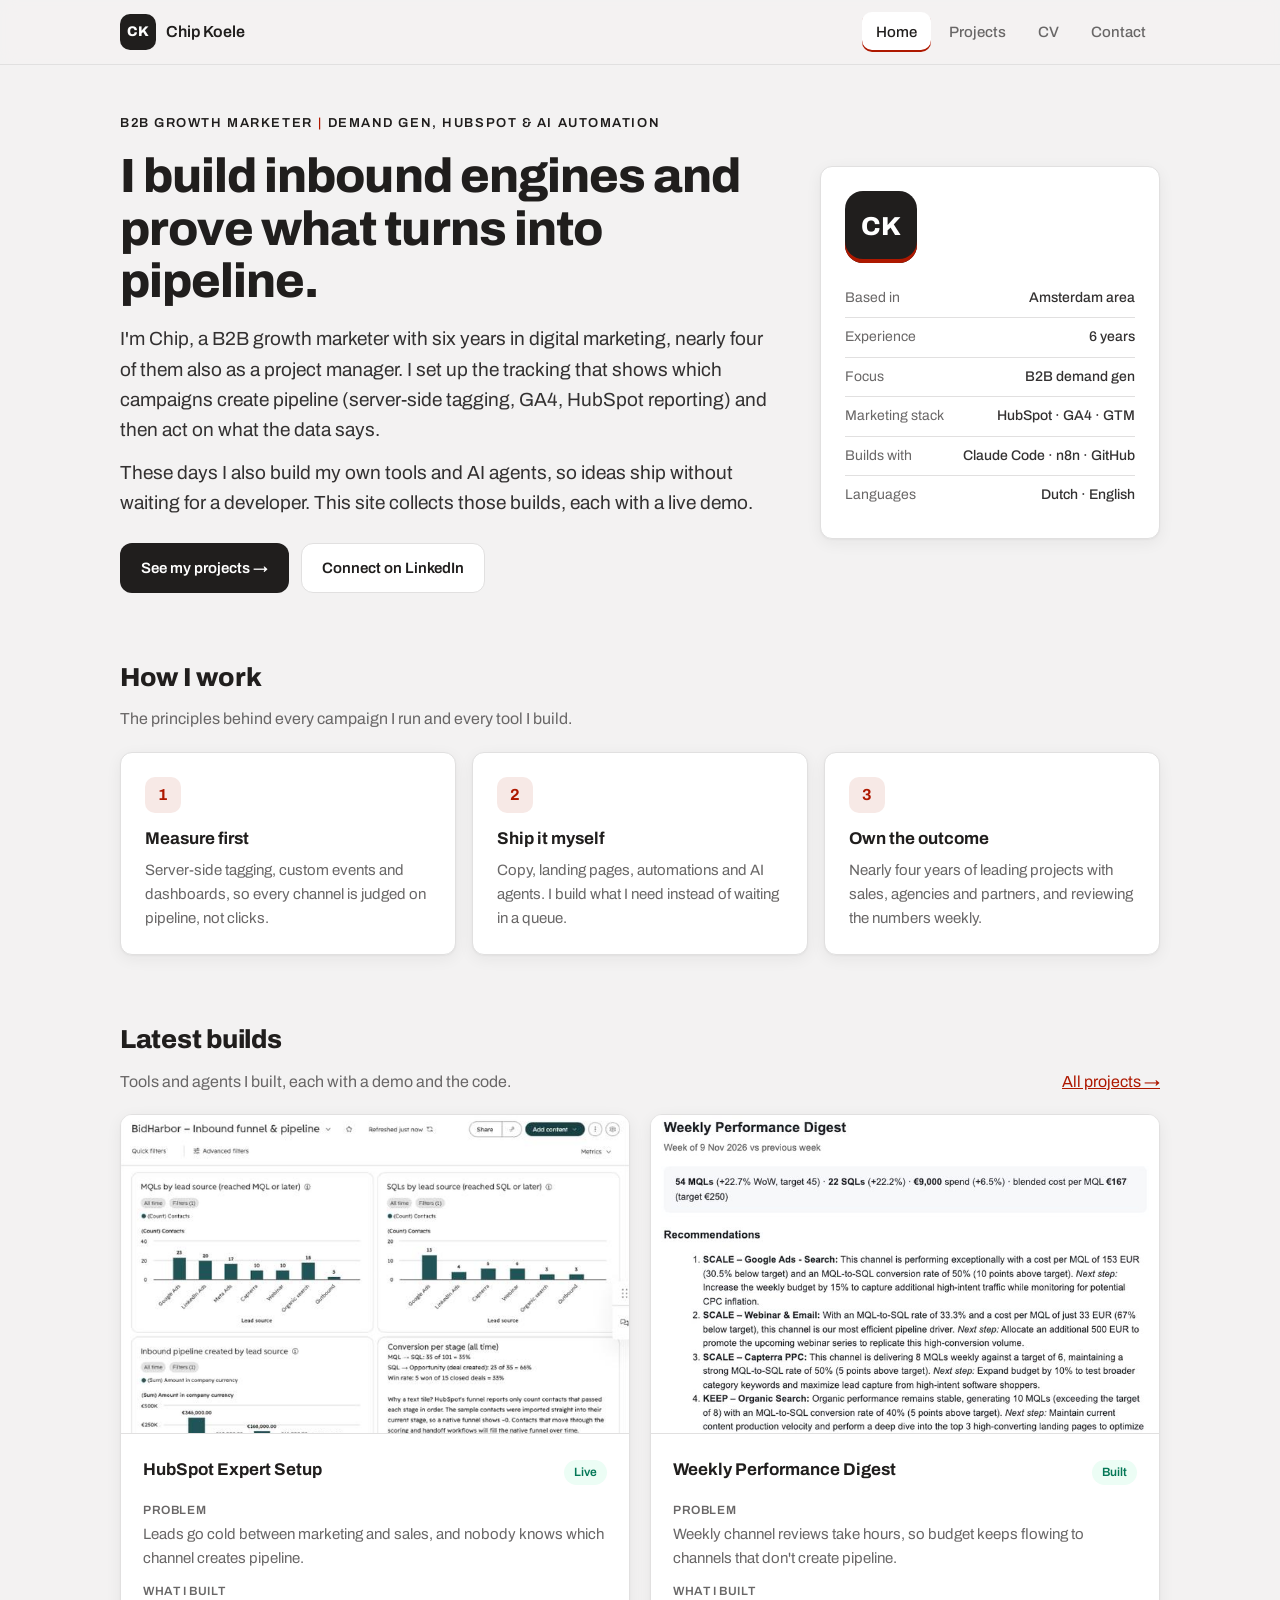
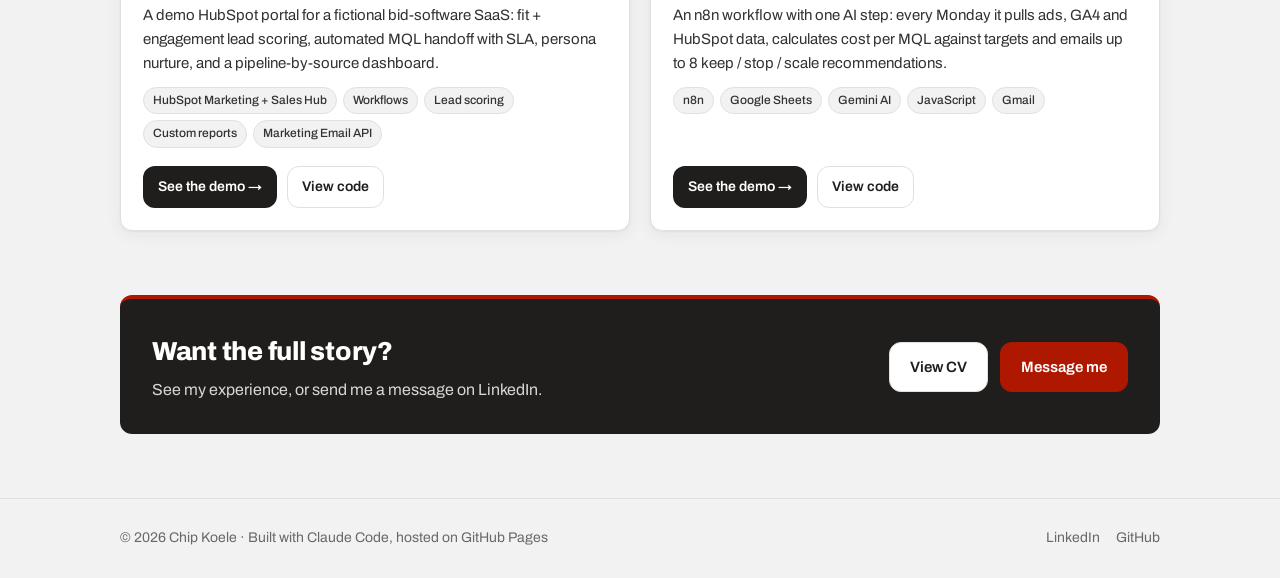
<file: index.html>
<!DOCTYPE html>
<html lang="en">
<head>
  <meta charset="UTF-8">
  <meta name="viewport" content="width=device-width, initial-scale=1.0">
  <title>Chip Koele · B2B Growth Marketer</title>
  <meta name="description" content="Chip Koele, B2B growth marketer. I build inbound engines and prove what turns into pipeline: tracking, HubSpot, campaigns, automations and AI agents.">
  <meta property="og:title" content="Chip Koele · B2B Growth Marketer">
  <meta property="og:description" content="I build inbound engines and prove what turns into pipeline.">
  <meta property="og:type" content="website">
  <link rel="icon" href="assets/favicon.svg" type="image/svg+xml">
  <link rel="preconnect" href="https://fonts.googleapis.com">
  <link rel="preconnect" href="https://fonts.gstatic.com" crossorigin>
  <link href="https://fonts.googleapis.com/css2?family=Archivo:wght@400;500;600;800&display=swap" rel="stylesheet">
  <link rel="stylesheet" href="assets/css/site.css">
</head>
<body>
  <a class="skip" href="#main">Skip to content</a>

  <!-- ===== Header (same on every page) ===== -->
  <header class="site-header">
    <div class="wrap">
      <a class="brand" href="./"><span class="monogram">CK</span>Chip Koele</a>
      <button class="nav-toggle" aria-expanded="false" aria-controls="nav">Menu</button>
      <ul class="nav" id="nav">
        <li><a href="./" aria-current="page">Home</a></li>
        <li><a href="projects.html">Projects</a></li>
        <li><a href="cv.html">CV</a></li>
        <li><a href="contact.html">Contact</a></li>
      </ul>
    </div>
  </header>

  <main id="main">
    <div class="wrap">

      <!-- ===== Hero ===== -->
      <section class="hero">
        <div>
          <span class="role-line">B2B Growth Marketer<span class="sep">|</span>Demand Gen, HubSpot &amp; AI Automation</span>
          <h1>I build inbound engines and prove what turns into pipeline.</h1>
          <p class="lead lead-first">I'm Chip, a B2B growth marketer with six years in digital marketing, nearly four of them also as a project manager. I set up the tracking that shows which campaigns create pipeline (server-side tagging, GA4, HubSpot reporting) and then act on what the data says.</p>
          <p class="lead">These days I also build my own tools and AI agents, so ideas ship without waiting for a developer. This site collects those builds, each with a live demo.</p>
          <div class="btn-row">
            <a class="btn btn-primary" href="projects.html">See my projects →</a>
            <a class="btn btn-secondary" href="https://www.linkedin.com/in/chip-koele-5592b2a4/" target="_blank" rel="noopener">Connect on LinkedIn</a>
          </div>
        </div>
        <aside class="card hero-card" aria-label="Quick facts">
          <div class="monogram-lg" aria-hidden="true">CK</div>
          <ul class="facts">
            <li><span>Based in</span><span>Amsterdam area</span></li>
            <li><span>Experience</span><span>6 years</span></li>
            <li><span>Focus</span><span>B2B demand gen</span></li>
            <li><span>Marketing stack</span><span>HubSpot · GA4 · GTM</span></li>
            <li><span>Builds with</span><span>Claude Code · n8n · GitHub</span></li>
            <li><span>Languages</span><span>Dutch · English</span></li>
          </ul>
        </aside>
      </section>

      <!-- ===== How I work ===== -->
      <section class="section">
        <div class="section-head">
          <div>
            <h2>How I work</h2>
            <p>The principles behind every campaign I run and every tool I build.</p>
          </div>
        </div>
        <div class="pillars">
          <div class="card">
            <div class="pillar-icon" aria-hidden="true">1</div>
            <h3>Measure first</h3>
            <p>Server-side tagging, custom events and dashboards, so every channel is judged on pipeline, not clicks.</p>
          </div>
          <div class="card">
            <div class="pillar-icon" aria-hidden="true">2</div>
            <h3>Ship it myself</h3>
            <p>Copy, landing pages, automations and AI agents. I build what I need instead of waiting in a queue.</p>
          </div>
          <div class="card">
            <div class="pillar-icon" aria-hidden="true">3</div>
            <h3>Own the outcome</h3>
            <p>Nearly four years of leading projects with sales, agencies and partners, and reviewing the numbers weekly.</p>
          </div>
        </div>
      </section>

      <!-- ===== Latest builds (filled from data/projects.json) ===== -->
      <section class="section">
        <div class="section-head">
          <div>
            <h2>Latest builds</h2>
            <p>Tools and agents I built, each with a demo and the code.</p>
          </div>
          <a href="projects.html">All projects →</a>
        </div>
        <div class="project-grid" data-projects data-limit="2"></div>
      </section>

      <!-- ===== CTA ===== -->
      <section class="section">
        <div class="cta-band">
          <div>
            <h2>Want the full story?</h2>
            <p>See my experience, or send me a message on LinkedIn.</p>
          </div>
          <div class="btn-row">
            <a class="btn btn-secondary" href="cv.html">View CV</a>
            <a class="btn btn-accent" href="https://www.linkedin.com/in/chip-koele-5592b2a4/" target="_blank" rel="noopener">Message me</a>
          </div>
        </div>
      </section>

    </div>
  </main>

  <!-- ===== Footer (same on every page) ===== -->
  <footer class="site-footer">
    <div class="wrap">
      <span>© <span data-year></span> Chip Koele · Built with Claude Code, hosted on GitHub Pages</span>
      <span><a href="https://www.linkedin.com/in/chip-koele-5592b2a4/" target="_blank" rel="noopener">LinkedIn</a><a href="https://github.com/chipkoele">GitHub</a></span>
    </div>
  </footer>

  <script src="assets/js/site.js"></script>
</body>
</html>
</file>
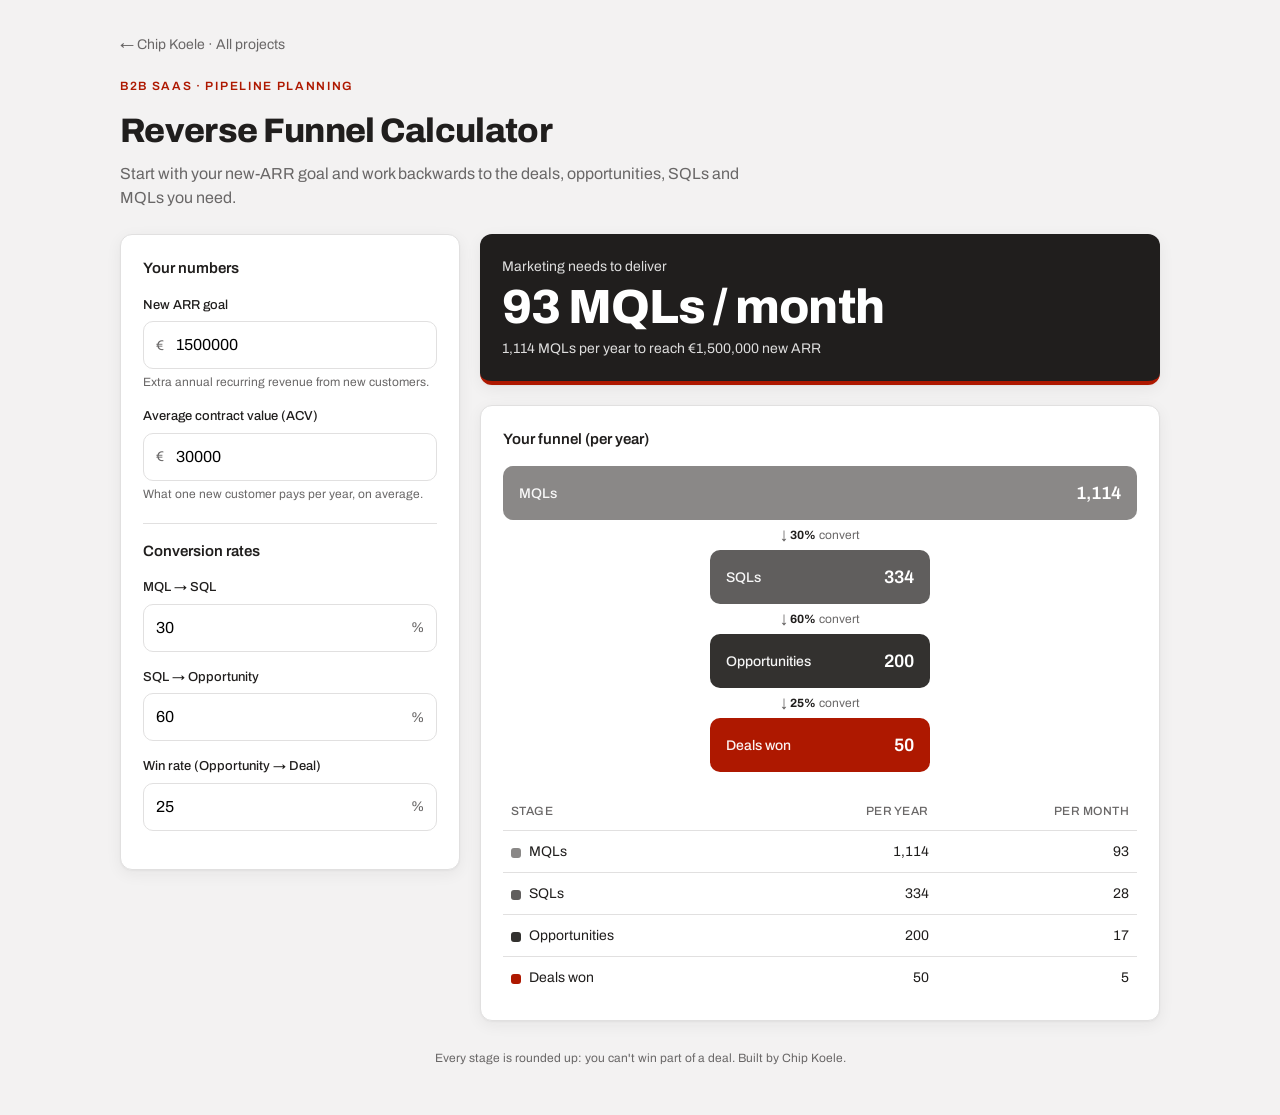
<file: projects/reverse-funnel-calculator/index.html>
<!DOCTYPE html>
<html lang="en">
<head>
  <meta charset="UTF-8">
  <meta name="viewport" content="width=device-width, initial-scale=1.0">
  <title>Reverse Funnel Calculator</title>
  <link rel="icon" href="../../assets/favicon.svg" type="image/svg+xml">
  <link rel="preconnect" href="https://fonts.googleapis.com">
  <link rel="preconnect" href="https://fonts.gstatic.com" crossorigin>
  <link href="https://fonts.googleapis.com/css2?family=Archivo:wght@400;500;600;800&display=swap" rel="stylesheet">
  <style>
    /* ---------- Design tokens (change the look in one place) ---------- */
    :root {
      /* Brand: from my CV (see brand kit) */
      --bg: #f3f2f2;            /* warm off-white */
      --card: #ffffff;
      --text: #201e1d;          /* warm near-black */
      --muted: #696767;
      --border: #e1e0e0;
      --accent: #ae1800;        /* CV red: small accents only */
      --accent-soft: #f7e9e6;
      --radius: 12px;
      --shadow: 0 1px 2px rgba(32, 30, 29, .04), 0 4px 16px rgba(32, 30, 29, .06);
    }

    * { box-sizing: border-box; }

    body {
      margin: 0;
      font-family: "Archivo", system-ui, -apple-system, sans-serif;
      background: var(--bg);
      color: var(--text);
      line-height: 1.5;
    }

    .wrap { max-width: 1080px; margin: 0 auto; padding: 32px 20px 48px; }

    header { margin-bottom: 24px; }
    .eyebrow {
      display: inline-block; font-size: 12px; font-weight: 600; letter-spacing: .14em;
      text-transform: uppercase; color: var(--accent); margin-bottom: 10px;
    }
    h1 { font-size: clamp(26px, 4vw, 34px); font-weight: 800; margin: 0 0 6px; letter-spacing: -.02em; }
    .back { display: inline-block; font-size: 14px; color: var(--muted); text-decoration: none; margin-bottom: 18px; }
    .back:hover { color: var(--accent); }
    .sub { color: var(--muted); margin: 0; max-width: 640px; }

    /* Two columns on desktop, stacked on mobile */
    .grid { display: grid; grid-template-columns: 340px 1fr; gap: 20px; align-items: start; }
    @media (max-width: 820px) { .grid { grid-template-columns: 1fr; } }

    .card {
      background: var(--card); border: 1px solid var(--border);
      border-radius: var(--radius); box-shadow: var(--shadow); padding: 22px;
    }
    .card h2 { font-size: 15px; margin: 0 0 16px; font-weight: 600; }

    /* ---------- Inputs ---------- */
    .field { margin-bottom: 16px; }
    .field label { display: block; font-size: 13px; font-weight: 500; margin-bottom: 6px; }
    .field .hint { font-size: 12px; color: var(--muted); margin-top: 4px; }
    .input-box {
      display: flex; align-items: center; border: 1px solid var(--border);
      border-radius: 10px; background: #fff; transition: border-color .15s, box-shadow .15s;
    }
    .input-box:focus-within { border-color: var(--accent); box-shadow: 0 0 0 3px var(--accent-soft); }
    .input-box span { color: var(--muted); padding: 0 12px; font-size: 14px; }
    .input-box input {
      flex: 1; min-width: 0; border: 0; outline: 0; background: transparent;
      font: inherit; font-size: 16px; padding: 11px 12px;
    }
    .input-box span + input { padding-left: 0; }
    .divider { height: 1px; background: var(--border); margin: 20px 0 16px; }
    .error { color: #b91c1c; font-size: 13px; margin-top: 8px; display: none; }

    /* ---------- Headline result ---------- */
    .headline {
      background: var(--text); color: #fff; border-radius: var(--radius);
      padding: 22px; margin-bottom: 20px; box-shadow: var(--shadow);
      border-bottom: 4px solid var(--accent);
    }
    .headline .label { opacity: .85; font-size: 14px; }
    .headline .big { font-size: clamp(36px, 6vw, 48px); font-weight: 800; letter-spacing: -.02em; line-height: 1.1; margin: 4px 0; }
    .headline .small { opacity: .85; font-size: 14px; }

    /* ---------- Funnel visual ---------- */
    .funnel { display: flex; flex-direction: column; align-items: center; gap: 4px; }
    .bar {
      height: 54px; border-radius: 10px; display: flex; align-items: center;
      justify-content: space-between; padding: 0 16px; color: #fff;
      font-weight: 600; min-width: 220px; max-width: 100%;
      transition: width .35s ease;
    }
    .bar .name { font-size: 14px; font-weight: 500; opacity: .95; }
    .bar .count { font-size: 18px; }
    .rate { font-size: 12px; color: var(--muted); padding: 2px 0; }
    .rate b { color: var(--text); }

    /* ---------- Results table ---------- */
    table { width: 100%; border-collapse: collapse; margin-top: 20px; font-size: 14px; }
    th, td { text-align: right; padding: 10px 8px; border-bottom: 1px solid var(--border); }
    th:first-child, td:first-child { text-align: left; }
    th { font-size: 12px; color: var(--muted); font-weight: 500; text-transform: uppercase; letter-spacing: .04em; }
    td { font-variant-numeric: tabular-nums; }
    tr:last-child td { border-bottom: 0; }
    .dot { display: inline-block; width: 10px; height: 10px; border-radius: 3px; margin-right: 8px; vertical-align: middle; }

    footer { margin-top: 28px; color: var(--muted); font-size: 12px; text-align: center; }
  </style>
</head>
<body>
  <div class="wrap">
    <header>
      <a class="back" href="../../projects.html">← Chip Koele · All projects</a><br>
      <span class="eyebrow">B2B SaaS · Pipeline planning</span>
      <h1>Reverse Funnel Calculator</h1>
      <p class="sub">Start with your new-ARR goal and work backwards to the deals, opportunities, SQLs and MQLs you need.</p>
    </header>

    <div class="grid">
      <!-- ========== LEFT: inputs ========== -->
      <section class="card" aria-label="Inputs">
        <h2>Your numbers</h2>

        <div class="field">
          <label for="arr">New ARR goal</label>
          <div class="input-box"><span>€</span><input id="arr" type="number" inputmode="numeric" min="0" step="10000" value="1500000"></div>
          <div class="hint">Extra annual recurring revenue from new customers.</div>
        </div>

        <div class="field">
          <label for="acv">Average contract value (ACV)</label>
          <div class="input-box"><span>€</span><input id="acv" type="number" inputmode="numeric" min="1" step="1000" value="30000"></div>
          <div class="hint">What one new customer pays per year, on average.</div>
        </div>

        <div class="divider"></div>
        <h2>Conversion rates</h2>

        <div class="field">
          <label for="mqlSql">MQL → SQL</label>
          <div class="input-box"><input id="mqlSql" type="number" inputmode="decimal" min="1" max="100" step="1" value="30"><span>%</span></div>
        </div>

        <div class="field">
          <label for="sqlOpp">SQL → Opportunity</label>
          <div class="input-box"><input id="sqlOpp" type="number" inputmode="decimal" min="1" max="100" step="1" value="60"><span>%</span></div>
        </div>

        <div class="field">
          <label for="win">Win rate (Opportunity → Deal)</label>
          <div class="input-box"><input id="win" type="number" inputmode="decimal" min="1" max="100" step="1" value="25"><span>%</span></div>
        </div>

        <div class="error" id="error">Enter an ACV above 0 and rates between 1% and 100%.</div>
      </section>

      <!-- ========== RIGHT: results ========== -->
      <section aria-label="Results">
        <div class="headline">
          <div class="label">Marketing needs to deliver</div>
          <div class="big" id="headlineMonth">–</div>
          <div class="small" id="headlineYear">–</div>
        </div>

        <div class="card">
          <h2>Your funnel (per year)</h2>
          <div class="funnel" id="funnel"></div>

          <table>
            <thead><tr><th>Stage</th><th>Per year</th><th>Per month</th></tr></thead>
            <tbody id="table"></tbody>
          </table>
        </div>
      </section>
    </div>

    <footer>Every stage is rounded up: you can't win part of a deal. Built by Chip Koele.</footer>
  </div>

  <script>
    // ---------- 1. Helpers ----------
    const $ = (id) => document.getElementById(id);
    const num = (id) => parseFloat($(id).value);
    const fmt = (n) => n.toLocaleString("en-GB");
    const euro = (n) => "€" + n.toLocaleString("en-GB", { maximumFractionDigits: 0 });

    // Colours from wide (top of funnel) to narrow (bottom)
    const COLORS = ["#8a8887", "#605e5d", "#33312f", "#ae1800"]; // warm greys → CV red for deals won

    // ---------- 2. The reverse-funnel maths ----------
    // Work backwards: revenue → deals → opps → SQLs → MQLs.
    // Math.ceil rounds UP, so you never plan for slightly too few.
    function calculate(arr, acv, mqlSql, sqlOpp, win) {
      const deals = Math.ceil(arr / acv);
      const opps  = Math.ceil(deals / (win / 100));
      const sqls  = Math.ceil(opps / (sqlOpp / 100));
      const mqls  = Math.ceil(sqls / (mqlSql / 100));
      return { deals, opps, sqls, mqls };
    }

    // ---------- 3. Draw the results on the page ----------
    function render() {
      const arr = num("arr"), acv = num("acv");
      const mqlSql = num("mqlSql"), sqlOpp = num("sqlOpp"), win = num("win");

      // Simple validation: stop if something would break the maths
      const rates = [mqlSql, sqlOpp, win];
      const valid = arr >= 0 && acv > 0 && rates.every(r => r > 0 && r <= 100);
      $("error").style.display = valid ? "none" : "block";
      if (!valid) return;

      const r = calculate(arr, acv, mqlSql, sqlOpp, win);

      // Stages from top to bottom, with the rate INTO the next stage
      const stages = [
        { name: "MQLs",          value: r.mqls,  rateToNext: mqlSql },
        { name: "SQLs",          value: r.sqls,  rateToNext: sqlOpp },
        { name: "Opportunities", value: r.opps,  rateToNext: win },
        { name: "Deals won",     value: r.deals, rateToNext: null }
      ];

      // Headline
      $("headlineMonth").textContent = fmt(Math.ceil(r.mqls / 12)) + " MQLs / month";
      $("headlineYear").textContent  = fmt(r.mqls) + " MQLs per year to reach " + euro(arr) + " new ARR";

      // Funnel bars: width relative to the MQL count (biggest = 100%)
      const max = r.mqls || 1;
      $("funnel").innerHTML = stages.map((s, i) => {
        const width = Math.max((s.value / max) * 100, 0);
        const bar = `<div class="bar" style="width:${width}%; background:${COLORS[i]}">
                       <span class="name">${s.name}</span><span class="count">${fmt(s.value)}</span>
                     </div>`;
        const rate = s.rateToNext !== null
          ? `<div class="rate">↓ <b>${s.rateToNext}%</b> convert</div>` : "";
        return bar + rate;
      }).join("");

      // Table: per year and per month
      $("table").innerHTML = stages.map((s, i) => `
        <tr>
          <td><span class="dot" style="background:${COLORS[i]}"></span>${s.name}</td>
          <td>${fmt(s.value)}</td>
          <td>${fmt(Math.ceil(s.value / 12))}</td>
        </tr>`).join("");
    }

    // ---------- 4. Recalculate whenever any input changes ----------
    document.querySelectorAll("input").forEach(el => el.addEventListener("input", render));
    render();
  </script>
</body>
</html>
</file>
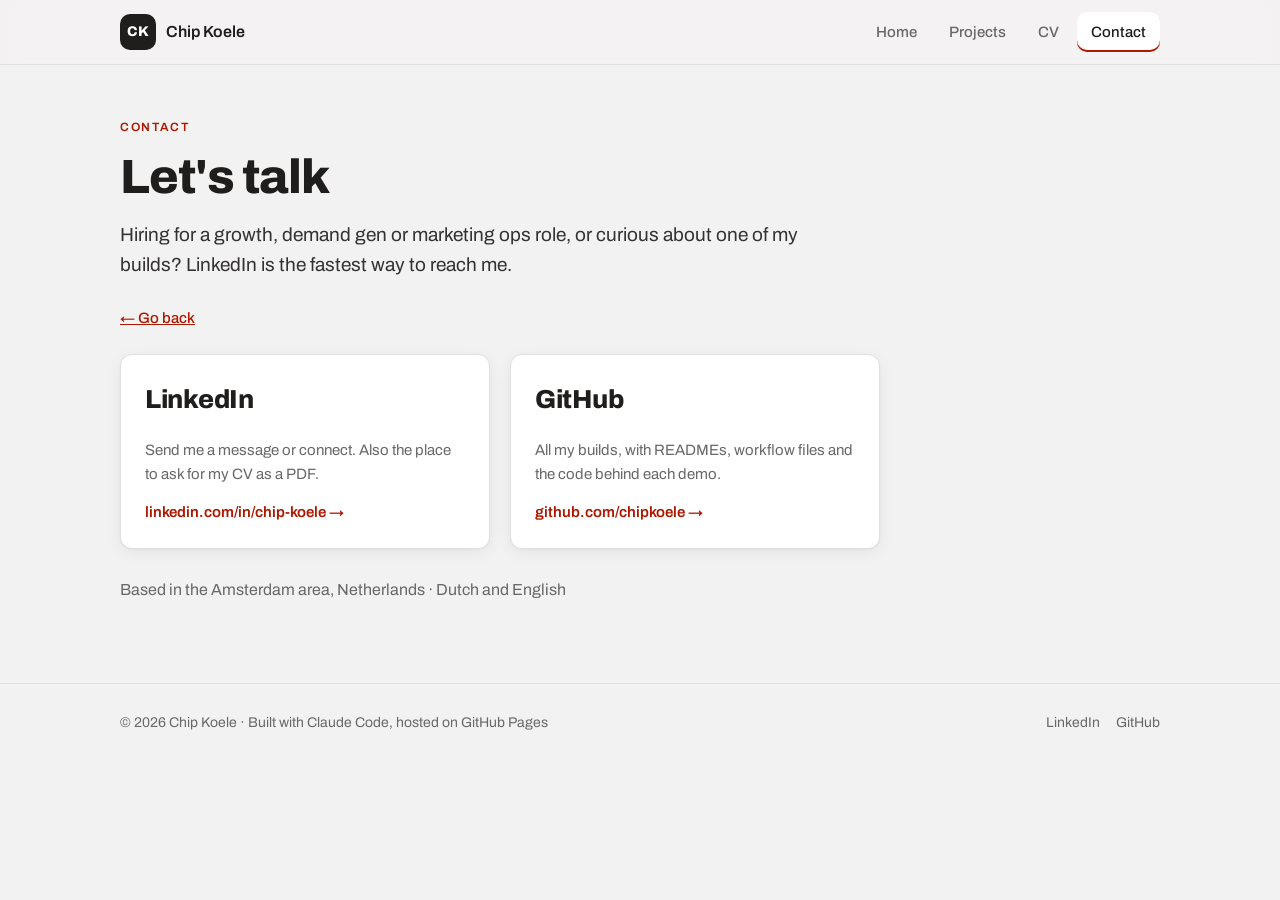
<file: contact.html>
<!DOCTYPE html>
<html lang="en">
<head>
  <meta charset="UTF-8">
  <meta name="viewport" content="width=device-width, initial-scale=1.0">
  <title>Contact · Chip Koele</title>
  <meta name="description" content="Get in touch with Chip Koele via LinkedIn, or see his work on GitHub.">
  <meta property="og:title" content="Contact · Chip Koele">
  <meta property="og:type" content="website">
  <link rel="icon" href="assets/favicon.svg" type="image/svg+xml">
  <link rel="preconnect" href="https://fonts.googleapis.com">
  <link rel="preconnect" href="https://fonts.gstatic.com" crossorigin>
  <link href="https://fonts.googleapis.com/css2?family=Archivo:wght@400;500;600;800&display=swap" rel="stylesheet">
  <link rel="stylesheet" href="assets/css/site.css">
</head>
<body>
  <a class="skip" href="#main">Skip to content</a>

  <header class="site-header">
    <div class="wrap">
      <a class="brand" href="./"><span class="monogram">CK</span>Chip Koele</a>
      <button class="nav-toggle" aria-expanded="false" aria-controls="nav">Menu</button>
      <ul class="nav" id="nav">
        <li><a href="./">Home</a></li>
        <li><a href="projects.html">Projects</a></li>
        <li><a href="cv.html">CV</a></li>
        <li><a href="contact.html" aria-current="page">Contact</a></li>
      </ul>
    </div>
  </header>

  <main id="main">
    <div class="wrap">
      <span class="eyebrow">Contact</span>
      <h1>Let's talk</h1>
      <p class="lead">Hiring for a growth, demand gen or marketing ops role, or curious about one of my builds? LinkedIn is the fastest way to reach me.</p>

      <a class="back-link" href="./" data-back>← Go back</a>

      <div class="contact-grid">
        <a class="card contact-card" href="https://www.linkedin.com/in/chip-koele-5592b2a4/" target="_blank" rel="noopener">
          <h2>LinkedIn</h2>
          <p>Send me a message or connect. Also the place to ask for my CV as a PDF.</p>
          <span class="go">linkedin.com/in/chip-koele →</span>
        </a>
        <a class="card contact-card" href="https://github.com/chipkoele">
          <h2>GitHub</h2>
          <p>All my builds, with READMEs, workflow files and the code behind each demo.</p>
          <span class="go">github.com/chipkoele →</span>
        </a>
      </div>

      <p class="muted" style="margin-top:28px">Based in the Amsterdam area, Netherlands · Dutch and English</p>
    </div>
  </main>

  <footer class="site-footer">
    <div class="wrap">
      <span>© <span data-year></span> Chip Koele · Built with Claude Code, hosted on GitHub Pages</span>
      <span><a href="https://www.linkedin.com/in/chip-koele-5592b2a4/" target="_blank" rel="noopener">LinkedIn</a><a href="https://github.com/chipkoele">GitHub</a></span>
    </div>
  </footer>

  <script src="assets/js/site.js"></script>
</body>
</html>
</file>
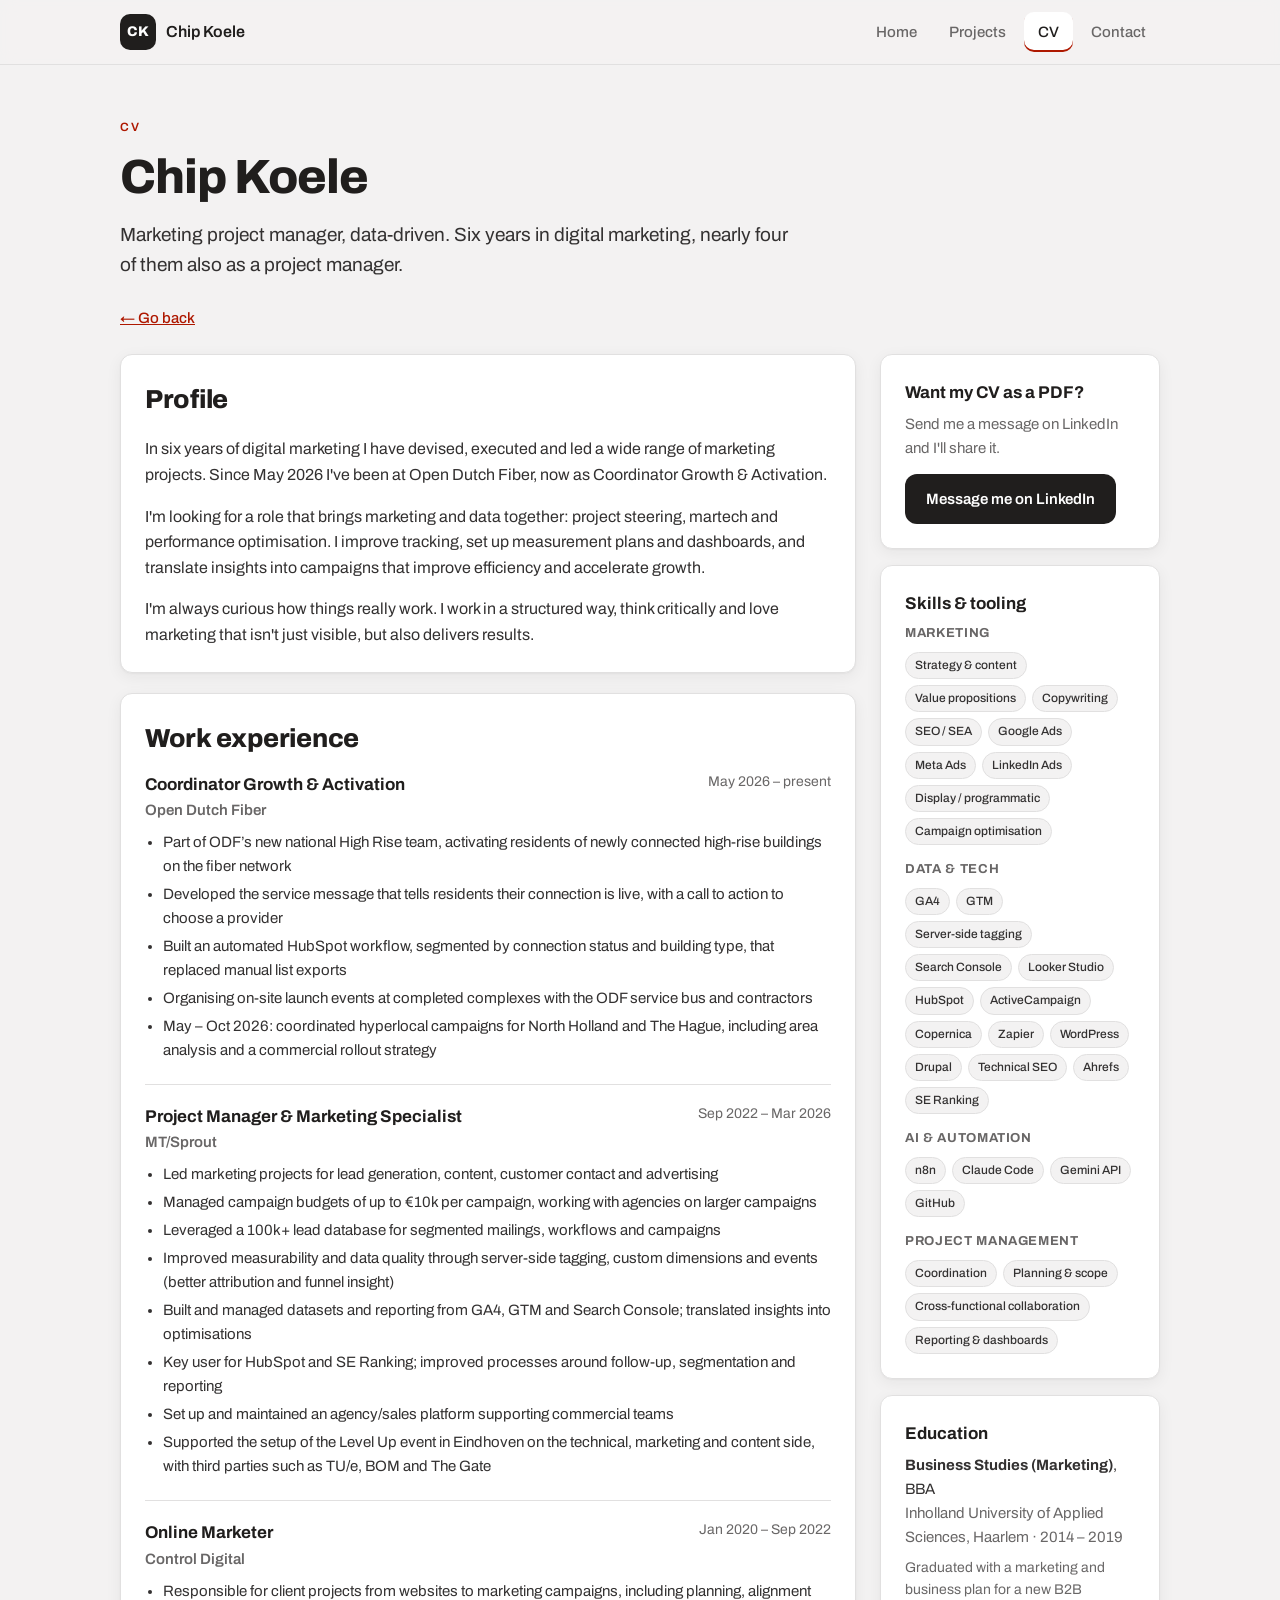
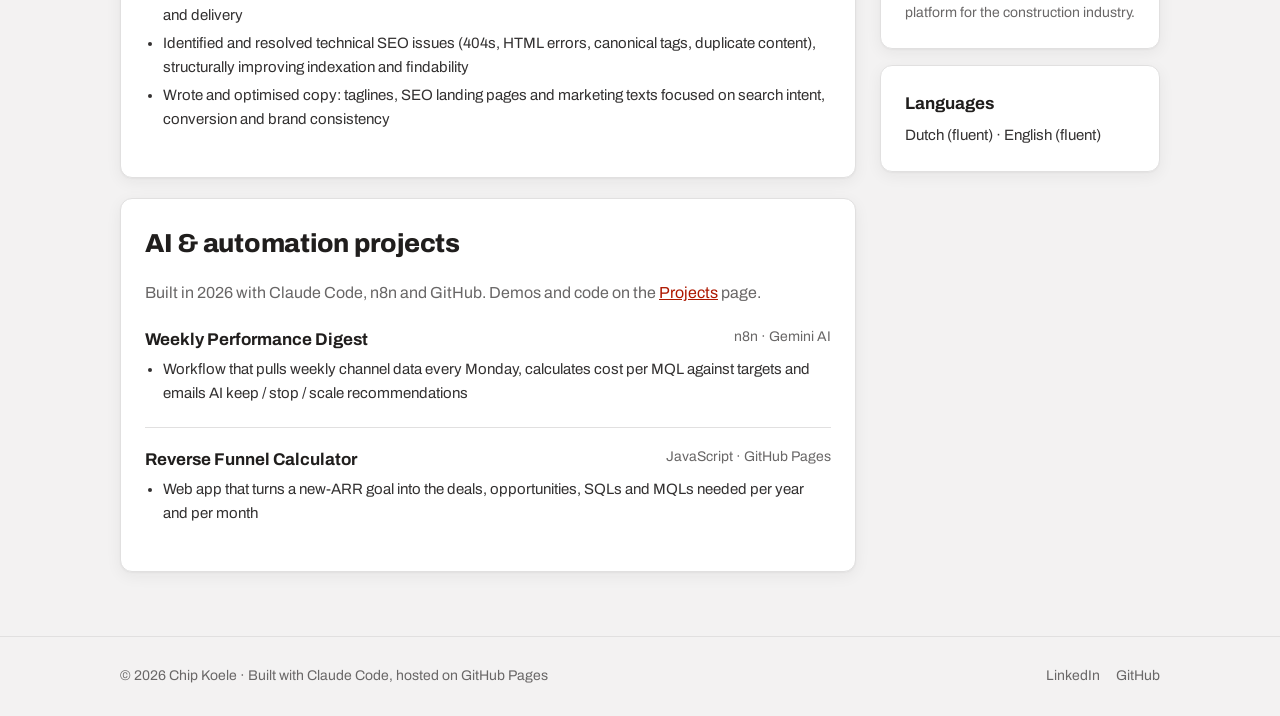
<file: cv.html>
<!DOCTYPE html>
<html lang="en">
<head>
  <meta charset="UTF-8">
  <meta name="viewport" content="width=device-width, initial-scale=1.0">
  <title>CV · Chip Koele</title>
  <meta name="description" content="CV of Chip Koele: six years in B2B digital marketing, tracking and HubSpot, project management, and AI automation builds.">
  <meta property="og:title" content="CV · Chip Koele">
  <meta property="og:type" content="website">
  <link rel="icon" href="assets/favicon.svg" type="image/svg+xml">
  <link rel="preconnect" href="https://fonts.googleapis.com">
  <link rel="preconnect" href="https://fonts.gstatic.com" crossorigin>
  <link href="https://fonts.googleapis.com/css2?family=Archivo:wght@400;500;600;800&display=swap" rel="stylesheet">
  <link rel="stylesheet" href="assets/css/site.css">
</head>
<body>
  <a class="skip" href="#main">Skip to content</a>

  <header class="site-header">
    <div class="wrap">
      <a class="brand" href="./"><span class="monogram">CK</span>Chip Koele</a>
      <button class="nav-toggle" aria-expanded="false" aria-controls="nav">Menu</button>
      <ul class="nav" id="nav">
        <li><a href="./">Home</a></li>
        <li><a href="projects.html">Projects</a></li>
        <li><a href="cv.html" aria-current="page">CV</a></li>
        <li><a href="contact.html">Contact</a></li>
      </ul>
    </div>
  </header>

  <main id="main">
    <div class="wrap">
      <span class="eyebrow">CV</span>
      <h1>Chip Koele</h1>
      <p class="lead">Marketing project manager, data-driven. Six years in digital marketing, nearly four of them also as a project manager.</p>

      <a class="back-link" href="./" data-back>← Go back</a>

      <div class="cv-layout">
        <div>
          <!-- Profile -->
          <section class="card cv-block">
            <h2>Profile</h2>
            <p>In six years of digital marketing I have devised, executed and led a wide range of marketing projects. Since May 2026 I've been at Open Dutch Fiber, now as Coordinator Growth &amp; Activation.</p>
            <p>I'm looking for a role that brings marketing and data together: project steering, martech and performance optimisation. I improve tracking, set up measurement plans and dashboards, and translate insights into campaigns that improve efficiency and accelerate growth.</p>
            <p style="margin-bottom:0">I'm always curious how things really work. I work in a structured way, think critically and love marketing that isn't just visible, but also delivers results.</p>
          </section>

          <!-- Experience -->
          <section class="card cv-block">
            <h2>Work experience</h2>

            <div class="job">
              <div class="job-head"><h3>Coordinator Growth &amp; Activation</h3><span class="job-date">May 2026 – present</span></div>
              <p class="job-org">Open Dutch Fiber</p>
              <ul>
                <li>Part of ODF’s new national High Rise team, activating residents of newly connected high-rise buildings on the fiber network</li>
                <li>Developed the service message that tells residents their connection is live, with a call to action to choose a provider</li>
                <li>Built an automated HubSpot workflow, segmented by connection status and building type, that replaced manual list exports</li>
                <li>Organising on-site launch events at completed complexes with the ODF service bus and contractors</li>
                <li>May – Oct 2026: coordinated hyperlocal campaigns for North Holland and The Hague, including area analysis and a commercial rollout strategy</li>
              </ul>
            </div>

            <div class="job">
              <div class="job-head"><h3>Project Manager &amp; Marketing Specialist</h3><span class="job-date">Sep 2022 – Mar 2026</span></div>
              <p class="job-org">MT/Sprout</p>
              <ul>
                <li>Led marketing projects for lead generation, content, customer contact and advertising</li>
                <li>Managed campaign budgets of up to €10k per campaign, working with agencies on larger campaigns</li>
                <li>Leveraged a 100k+ lead database for segmented mailings, workflows and campaigns</li>
                <li>Improved measurability and data quality through server-side tagging, custom dimensions and events (better attribution and funnel insight)</li>
                <li>Built and managed datasets and reporting from GA4, GTM and Search Console; translated insights into optimisations</li>
                <li>Key user for HubSpot and SE Ranking; improved processes around follow-up, segmentation and reporting</li>
                <li>Set up and maintained an agency/sales platform supporting commercial teams</li>
                <li>Supported the setup of the Level Up event in Eindhoven on the technical, marketing and content side, with third parties such as TU/e, BOM and The Gate</li>
              </ul>
            </div>

            <div class="job">
              <div class="job-head"><h3>Online Marketer</h3><span class="job-date">Jan 2020 – Sep 2022</span></div>
              <p class="job-org">Control Digital</p>
              <ul>
                <li>Responsible for client projects from websites to marketing campaigns, including planning, alignment and delivery</li>
                <li>Identified and resolved technical SEO issues (404s, HTML errors, canonical tags, duplicate content), structurally improving indexation and findability</li>
                <li>Wrote and optimised copy: taglines, SEO landing pages and marketing texts focused on search intent, conversion and brand consistency</li>
              </ul>
            </div>
          </section>

          <!-- AI & automation projects -->
          <section class="card cv-block">
            <h2>AI &amp; automation projects</h2>
            <p class="muted">Built in 2026 with Claude Code, n8n and GitHub. Demos and code on the <a href="projects.html">Projects</a> page.</p>
            <div class="job">
              <div class="job-head"><h3>Weekly Performance Digest</h3><span class="job-date">n8n · Gemini AI</span></div>
              <ul>
                <li>Workflow that pulls weekly channel data every Monday, calculates cost per MQL against targets and emails AI keep / stop / scale recommendations</li>
              </ul>
            </div>
            <div class="job">
              <div class="job-head"><h3>Reverse Funnel Calculator</h3><span class="job-date">JavaScript · GitHub Pages</span></div>
              <ul>
                <li>Web app that turns a new-ARR goal into the deals, opportunities, SQLs and MQLs needed per year and per month</li>
              </ul>
            </div>
          </section>
        </div>

        <!-- Sidebar -->
        <aside>
          <div class="card">
            <h3>Want my CV as a PDF?</h3>
            <p class="muted" style="font-size:15px;margin:0 0 14px">Send me a message on LinkedIn and I'll share it.</p>
            <a class="btn btn-primary" href="https://www.linkedin.com/in/chip-koele-5592b2a4/" target="_blank" rel="noopener">Message me on LinkedIn</a>
          </div>

          <div class="card">
            <h3>Skills &amp; tooling</h3>
            <div class="skill-group">
              <h4>Marketing</h4>
              <ul class="tags"><li>Strategy &amp; content</li><li>Value propositions</li><li>Copywriting</li><li>SEO / SEA</li><li>Google Ads</li><li>Meta Ads</li><li>LinkedIn Ads</li><li>Display / programmatic</li><li>Campaign optimisation</li></ul>
            </div>
            <div class="skill-group">
              <h4>Data &amp; tech</h4>
              <ul class="tags"><li>GA4</li><li>GTM</li><li>Server-side tagging</li><li>Search Console</li><li>Looker Studio</li><li>HubSpot</li><li>ActiveCampaign</li><li>Copernica</li><li>Zapier</li><li>WordPress</li><li>Drupal</li><li>Technical SEO</li><li>Ahrefs</li><li>SE Ranking</li></ul>
            </div>
            <div class="skill-group">
              <h4>AI &amp; automation</h4>
              <ul class="tags"><li>n8n</li><li>Claude Code</li><li>Gemini API</li><li>GitHub</li></ul>
            </div>
            <div class="skill-group">
              <h4>Project management</h4>
              <ul class="tags"><li>Coordination</li><li>Planning &amp; scope</li><li>Cross-functional collaboration</li><li>Reporting &amp; dashboards</li></ul>
            </div>
          </div>

          <div class="card">
            <h3>Education</h3>
            <p style="margin:0;font-size:15px"><strong>Business Studies (Marketing)</strong>, BBA<br>
            <span class="muted">Inholland University of Applied Sciences, Haarlem · 2014 – 2019</span></p>
            <p class="muted" style="margin:8px 0 0;font-size:14px">Graduated with a marketing and business plan for a new B2B platform for the construction industry.</p>
          </div>

          <div class="card">
            <h3>Languages</h3>
            <p style="margin:0;font-size:15px">Dutch (fluent) · English (fluent)</p>
          </div>
        </aside>
      </div>
    </div>
  </main>

  <footer class="site-footer">
    <div class="wrap">
      <span>© <span data-year></span> Chip Koele · Built with Claude Code, hosted on GitHub Pages</span>
      <span><a href="https://www.linkedin.com/in/chip-koele-5592b2a4/" target="_blank" rel="noopener">LinkedIn</a><a href="https://github.com/chipkoele">GitHub</a></span>
    </div>
  </footer>

  <script src="assets/js/site.js"></script>
</body>
</html>
</file>
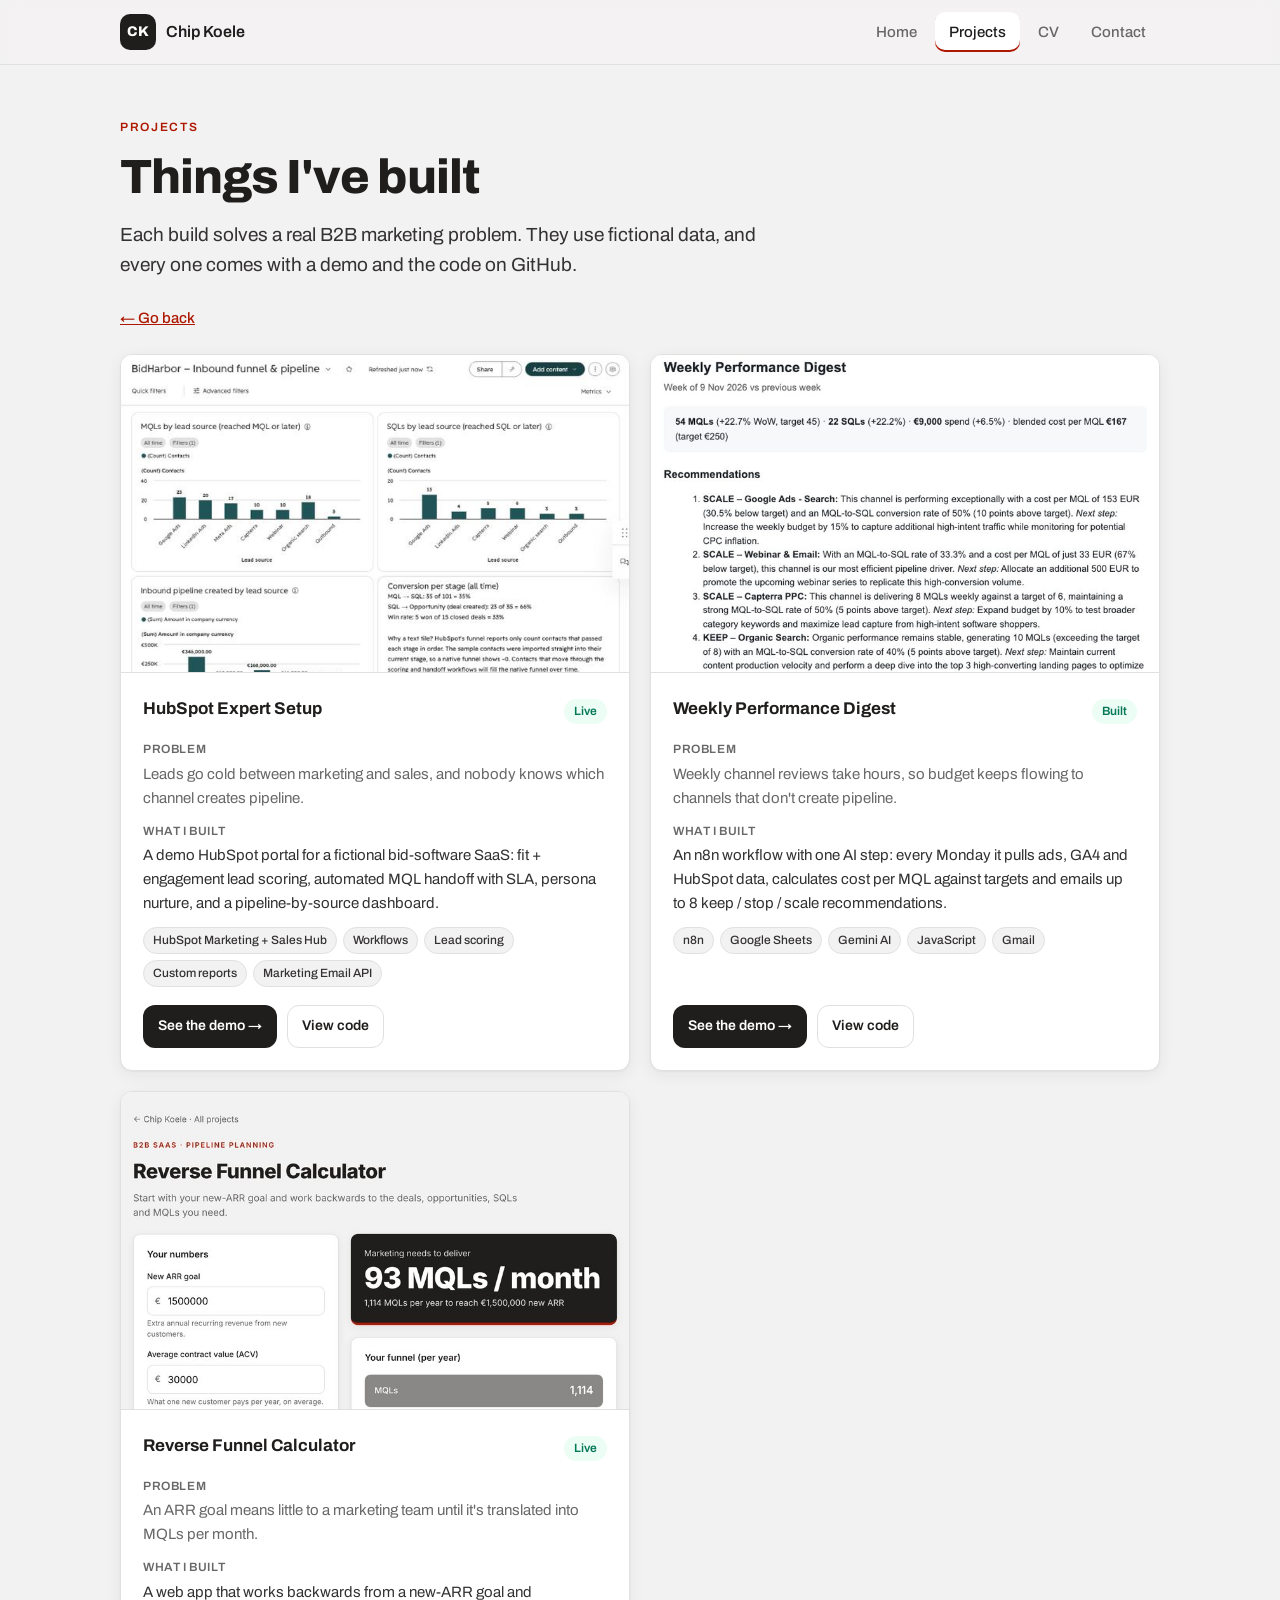
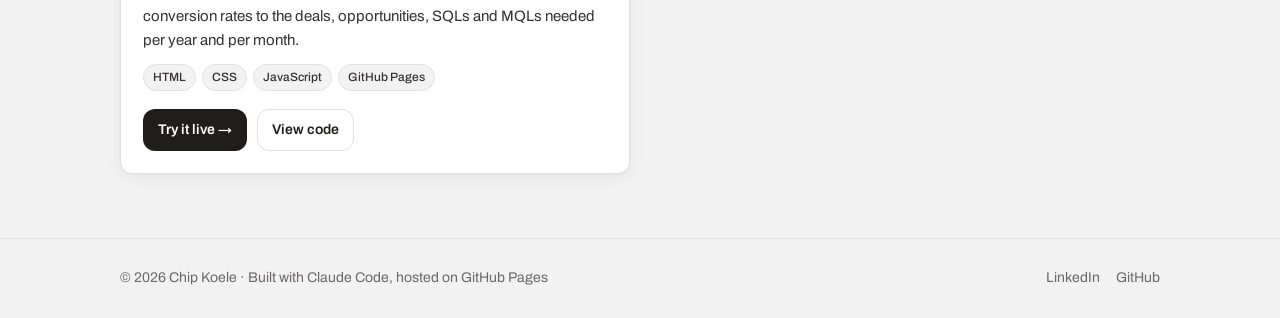
<file: projects.html>
<!DOCTYPE html>
<html lang="en">
<head>
  <meta charset="UTF-8">
  <meta name="viewport" content="width=device-width, initial-scale=1.0">
  <title>Projects · Chip Koele</title>
  <meta name="description" content="Tools, AI agents and campaigns built by Chip Koele, each with a live demo and the code.">
  <meta property="og:title" content="Projects · Chip Koele">
  <meta property="og:type" content="website">
  <link rel="icon" href="assets/favicon.svg" type="image/svg+xml">
  <link rel="preconnect" href="https://fonts.googleapis.com">
  <link rel="preconnect" href="https://fonts.gstatic.com" crossorigin>
  <link href="https://fonts.googleapis.com/css2?family=Archivo:wght@400;500;600;800&display=swap" rel="stylesheet">
  <link rel="stylesheet" href="assets/css/site.css">
</head>
<body>
  <a class="skip" href="#main">Skip to content</a>

  <header class="site-header">
    <div class="wrap">
      <a class="brand" href="./"><span class="monogram">CK</span>Chip Koele</a>
      <button class="nav-toggle" aria-expanded="false" aria-controls="nav">Menu</button>
      <ul class="nav" id="nav">
        <li><a href="./">Home</a></li>
        <li><a href="projects.html" aria-current="page">Projects</a></li>
        <li><a href="cv.html">CV</a></li>
        <li><a href="contact.html">Contact</a></li>
      </ul>
    </div>
  </header>

  <main id="main">
    <div class="wrap">
      <span class="eyebrow">Projects</span>
      <h1>Things I've built</h1>
      <p class="lead">Each build solves a real B2B marketing problem. They use fictional data, and every one comes with a demo and the code on GitHub.</p>

      <a class="back-link" href="./" data-back>← Go back</a>

      <!-- Cards are filled from data/projects.json -->
      <div class="project-grid" data-projects></div>
    </div>
  </main>

  <footer class="site-footer">
    <div class="wrap">
      <span>© <span data-year></span> Chip Koele · Built with Claude Code, hosted on GitHub Pages</span>
      <span><a href="https://www.linkedin.com/in/chip-koele-5592b2a4/" target="_blank" rel="noopener">LinkedIn</a><a href="https://github.com/chipkoele">GitHub</a></span>
    </div>
  </footer>

  <script src="assets/js/site.js"></script>
</body>
</html>
</file>
<file: assets/css/site.css>
/* =========================================================
   Chip Koele — portfolio site styles
   Change the look in one place: the design tokens below.
   (Same tokens as the Reverse Funnel Calculator.)
   ========================================================= */
:root {
  /* Brand: taken from my CV (Archivo font, deep red accent, warm neutrals) */
  --bg: #f3f2f2;            /* warm off-white (CV background) */
  --card: #ffffff;
  --text: #201e1d;          /* warm near-black (CV headings) */
  --body: #333131;          /* body text */
  --muted: #696767;         /* warm grey */
  --border: #e1e0e0;
  --accent: #ae1800;        /* CV red: labels, dividers, small highlights */
  --accent-dark: #8c1300;
  --accent-soft: #f7e9e6;
  --green: #047857;
  --green-soft: #ecfdf5;
  --radius: 12px;
  --shadow: 0 1px 2px rgba(32, 30, 29, .04), 0 4px 16px rgba(32, 30, 29, .06);
  --font: "Archivo", system-ui, -apple-system, "Segoe UI", sans-serif;
  --wrap: 1080px;
}

* { box-sizing: border-box; }
html { scroll-behavior: smooth; }
body {
  margin: 0;
  font-family: var(--font);
  background: var(--bg);
  color: var(--body);
  line-height: 1.6;
  -webkit-font-smoothing: antialiased;
}
img { max-width: 100%; display: block; }
a { color: var(--accent); }
a:hover { color: var(--accent-dark); }
:focus-visible { outline: 3px solid var(--accent); outline-offset: 2px; border-radius: 6px; }

.wrap { max-width: var(--wrap); margin: 0 auto; padding: 0 20px; }
.skip { position: absolute; left: -999px; }
.skip:focus { left: 12px; top: 12px; background: #fff; padding: 8px 12px; z-index: 10; }

/* ---------- Header + navigation ---------- */
.site-header {
  position: sticky; top: 0; z-index: 5;
  background: rgba(243, 242, 242, .92);
  backdrop-filter: saturate(180%) blur(8px);
  border-bottom: 1px solid var(--border);
}
.site-header .wrap { display: flex; align-items: center; justify-content: space-between; height: 64px; }
.brand { display: flex; align-items: center; gap: 10px; text-decoration: none; color: var(--text); font-weight: 600; }
.monogram {
  display: inline-grid; place-items: center; width: 36px; height: 36px; border-radius: 10px;
  background: var(--text); color: #fff; font-weight: 800; font-size: 14px; letter-spacing: .02em;
}
.nav-toggle {
  display: none; background: none; border: 1px solid var(--border); border-radius: 10px;
  padding: 8px 12px; font: inherit; font-size: 14px; font-weight: 500; color: var(--text); cursor: pointer;
}
.nav { display: flex; gap: 4px; list-style: none; margin: 0; padding: 0; }
.nav a {
  display: block; padding: 8px 14px; border-radius: 10px; text-decoration: none;
  color: var(--muted); font-weight: 500; font-size: 15px;
}
.nav a:hover { color: var(--text); background: #fff; }
.nav a[aria-current="page"] { color: var(--text); background: #fff; box-shadow: inset 0 -2px 0 var(--accent); }

@media (max-width: 680px) {
  .nav-toggle { display: block; }
  .nav {
    display: none; position: absolute; top: 64px; left: 0; right: 0; flex-direction: column;
    background: #fff; border-bottom: 1px solid var(--border); padding: 8px 12px 14px;
  }
  .nav.open { display: flex; }
  .nav a { padding: 12px 14px; }
}

/* ---------- Typography + building blocks ---------- */
main { padding: 48px 0 64px; }
/* Section label, like PROFILE / SKILLS & TOOLING on my CV */
.eyebrow {
  display: inline-block; font-size: 12px; font-weight: 600; letter-spacing: .14em;
  text-transform: uppercase; color: var(--accent); margin-bottom: 14px;
}
/* Role line, like "MARKETING PROJECT MANAGER | DATA-DRIVEN" on my CV */
.role-line {
  display: block; font-size: 13px; font-weight: 600; letter-spacing: .12em;
  text-transform: uppercase; color: var(--text); margin-bottom: 16px;
}
.role-line .sep { color: var(--accent); margin: 0 .4em; }
h1, h2, h3 { color: var(--text); }
h1 { font-size: clamp(30px, 5.5vw, 48px); font-weight: 800; line-height: 1.1; letter-spacing: -.02em; margin: 0 0 16px; }
h2 { font-size: clamp(22px, 3vw, 26px); font-weight: 800; letter-spacing: -.01em; margin: 0 0 8px; }
h3 { font-size: 17px; margin: 0 0 6px; }
.lead { font-size: clamp(17px, 2.2vw, 19px); color: var(--body); max-width: 680px; margin: 0 0 24px; }
.lead-first { margin-bottom: 12px; }
.muted { color: var(--muted); }
.section { margin-top: 64px; }
.section-head { display: flex; align-items: end; justify-content: space-between; gap: 16px; margin-bottom: 20px; flex-wrap: wrap; }
.section-head p { margin: 0; color: var(--muted); }

.btn {
  display: inline-flex; align-items: center; gap: 8px; padding: 12px 20px; border-radius: 12px;
  font-weight: 600; font-size: 15px; text-decoration: none; border: 1px solid transparent;
  transition: background .15s, border-color .15s, transform .15s;
}
.btn:hover { transform: translateY(-1px); }
.btn-primary { background: var(--text); color: #fff; }
.btn-primary:hover { background: var(--accent); color: #fff; }
.btn-accent { background: var(--accent); color: #fff; }
.btn-accent:hover { background: var(--accent-dark); color: #fff; }
.btn-secondary { background: #fff; color: var(--text); border-color: var(--border); }
.btn-secondary:hover { border-color: var(--text); color: var(--text); }
.btn-row { display: flex; gap: 12px; flex-wrap: wrap; }

.card {
  background: var(--card); border: 1px solid var(--border);
  border-radius: var(--radius); box-shadow: var(--shadow); padding: 24px;
}

/* "Go back" link between intro and content (Projects, CV, Contact) */
.back-link { display: inline-block; color: var(--accent); font-weight: 500; font-size: 15px; margin: 0 0 24px; }
.back-link:hover { color: var(--accent-dark); }

/* ---------- Home hero ---------- */
.hero { display: grid; grid-template-columns: 1fr 340px; gap: 40px; align-items: center; }
.hero-card .monogram-lg {
  display: grid; place-items: center; width: 72px; height: 72px; border-radius: 18px;
  background: var(--text); color: #fff; font-weight: 800; font-size: 26px; margin-bottom: 16px;
  box-shadow: inset 0 -4px 0 var(--accent);
}
.facts { list-style: none; margin: 0; padding: 0; font-size: 14px; }
.facts li { padding: 8px 0; border-top: 1px solid var(--border); display: flex; justify-content: space-between; gap: 12px; }
.facts li:first-child { border-top: 0; }
.facts span:first-child { color: var(--muted); white-space: nowrap; }
.facts span:last-child { font-weight: 500; text-align: right; }
@media (max-width: 820px) { .hero { grid-template-columns: 1fr; gap: 28px; } }

.pillars { display: grid; grid-template-columns: repeat(3, 1fr); gap: 16px; }
.pillars .card p { margin: 0; color: var(--muted); font-size: 15px; }
.pillar-icon {
  width: 36px; height: 36px; border-radius: 10px; background: var(--accent-soft); color: var(--accent);
  display: grid; place-items: center; font-weight: 700; margin-bottom: 12px;
}
@media (max-width: 820px) { .pillars { grid-template-columns: 1fr; } }

/* ---------- Project cards ---------- */
.project-grid { display: grid; grid-template-columns: repeat(2, 1fr); gap: 20px; }
@media (max-width: 760px) { .project-grid { grid-template-columns: 1fr; } }
.project-card { padding: 0; overflow: hidden; display: flex; flex-direction: column; }
.project-card .thumb { aspect-ratio: 16 / 10; background: var(--bg); border-bottom: 1px solid var(--border); }
.project-card .thumb img { width: 100%; height: 100%; object-fit: cover; object-position: top; }
.project-card .body { padding: 22px; display: flex; flex-direction: column; gap: 12px; flex: 1; }
.project-card .problem { margin: 0; color: var(--muted); font-size: 15px; }
.project-card .built { margin: 0; font-size: 15px; }
.project-card .label { font-size: 12px; font-weight: 600; text-transform: uppercase; letter-spacing: .05em; color: var(--muted); display: block; margin-bottom: 2px; }
.project-top { display: flex; align-items: center; justify-content: space-between; gap: 10px; }
.status { font-size: 12px; font-weight: 600; padding: 3px 10px; border-radius: 999px; white-space: nowrap; }
.status-live, .status-built { background: var(--green-soft); color: var(--green); }
.status-progress, .status-planned { background: #fff7ed; color: #c2410c; }
.tags { display: flex; flex-wrap: wrap; gap: 6px; list-style: none; padding: 0; margin: 0; }
.tags li { font-size: 12px; font-weight: 500; background: var(--bg); border: 1px solid var(--border); padding: 3px 9px; border-radius: 999px; color: var(--body); }
.project-links { display: flex; gap: 10px; flex-wrap: wrap; margin-top: auto; padding-top: 6px; }
.project-links .btn { padding: 9px 14px; font-size: 14px; }

/* ---------- CV ---------- */
.cv-layout { display: grid; grid-template-columns: 1fr 280px; gap: 24px; align-items: start; }
@media (max-width: 860px) { .cv-layout { grid-template-columns: 1fr; } }
.cv-layout aside { position: sticky; top: 88px; display: grid; gap: 16px; }
@media (max-width: 860px) { .cv-layout aside { position: static; } }
.cv-block + .cv-block { margin-top: 20px; }
.job { padding: 18px 0; border-top: 1px solid var(--border); }
.job:first-of-type { border-top: 0; padding-top: 4px; }
.job-head { display: flex; justify-content: space-between; gap: 12px; flex-wrap: wrap; }
.job-head h3 { margin: 0; }
.job-date { color: var(--muted); font-size: 14px; white-space: nowrap; }
.job-org { color: var(--muted); font-weight: 600; font-size: 15px; margin: 0 0 8px; }
.job ul, .card ul.plain { margin: 0; padding-left: 18px; }
.job li { margin: 4px 0; font-size: 15px; }
.skill-group + .skill-group { margin-top: 14px; }
.skill-group h4 { font-size: 13px; margin: 0 0 8px; color: var(--muted); text-transform: uppercase; letter-spacing: .05em; }

/* ---------- Contact ---------- */
.contact-grid { display: grid; grid-template-columns: repeat(2, 1fr); gap: 20px; max-width: 760px; }
@media (max-width: 640px) { .contact-grid { grid-template-columns: 1fr; } }
.contact-card { display: flex; flex-direction: column; gap: 10px; text-decoration: none; color: var(--text); transition: border-color .15s, transform .15s; }
.contact-card:hover { border-color: var(--accent); transform: translateY(-2px); color: var(--text); }
.contact-card p { margin: 0; color: var(--muted); font-size: 15px; }
.contact-card .go { color: var(--accent); font-weight: 600; font-size: 15px; margin-top: 4px; }

/* ---------- CTA band + footer ---------- */
.cta-band { background: var(--text); color: #fff; border-radius: var(--radius); padding: 32px; display: flex; justify-content: space-between; align-items: center; gap: 20px; flex-wrap: wrap; }
.cta-band h2 { color: #fff; margin: 0 0 4px; }
.cta-band p { margin: 0; color: #d8d7d7; }
.cta-band { border-top: 4px solid var(--accent); }
.site-footer { border-top: 1px solid var(--border); padding: 28px 0; font-size: 14px; color: var(--muted); }
.site-footer .wrap { display: flex; justify-content: space-between; gap: 16px; flex-wrap: wrap; }
.site-footer a { color: var(--muted); text-decoration: none; margin-left: 16px; }
.site-footer a:first-child { margin-left: 0; }
.site-footer a:hover { color: var(--text); }
</file>
